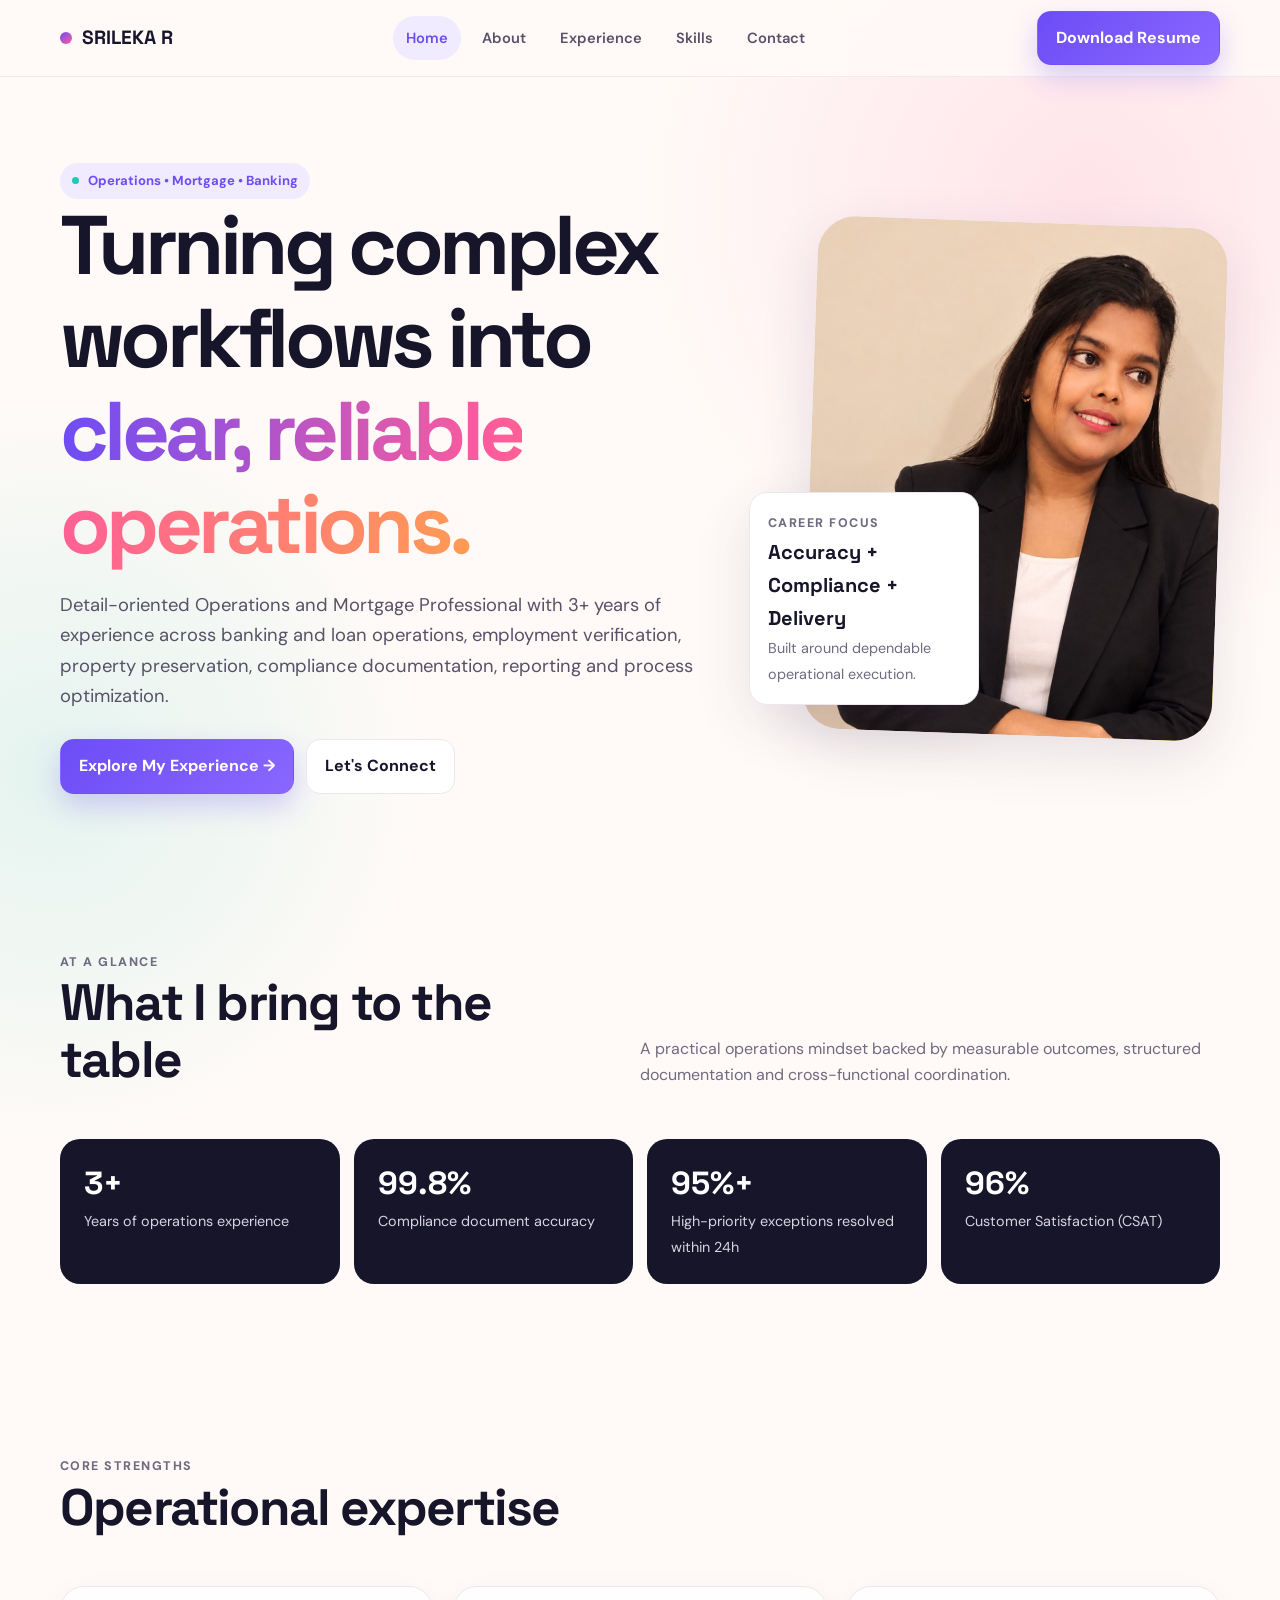
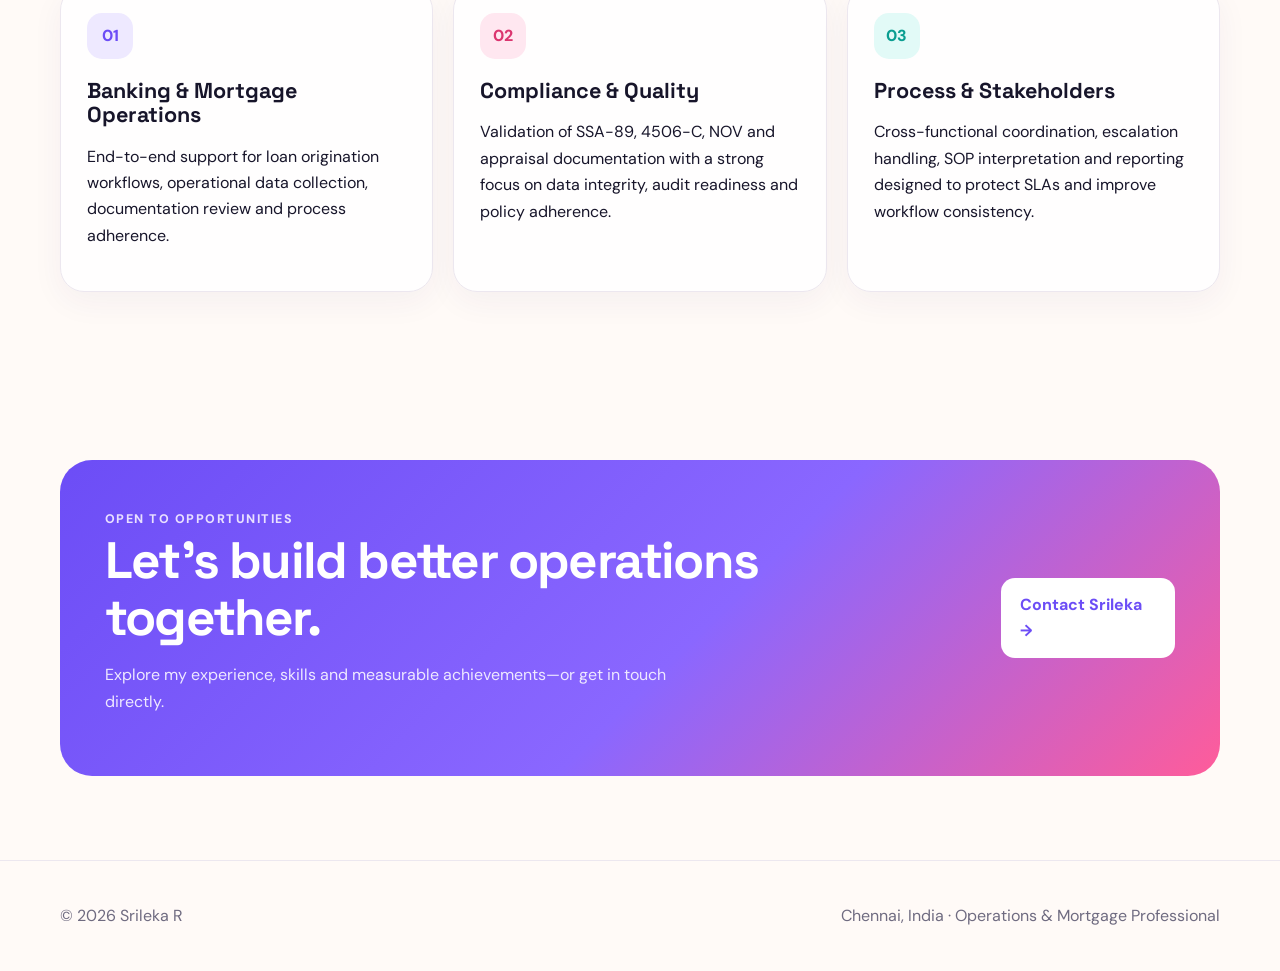
<file: index.html>
<!doctype html>
<html lang="en"><head>
<meta charset="utf-8"><meta name="viewport" content="width=device-width,initial-scale=1">
<title>Srileka R | Operations & Mortgage Professional</title>
<meta name="description" content="Portfolio of Srileka R — Operations and Mortgage Professional with experience in banking, loan operations, compliance, reporting and process optimization.">
<link rel="stylesheet" href="styles.css">
</head><body>
<nav class="nav"><div class="container nav-inner">
<a class="brand" href="index.html"><span class="brand-dot"></span> SRILEKA R</a>
<div class="nav-links">
<a class="active" href="index.html">Home</a><a href="about.html">About</a><a href="experience.html">Experience</a><a href="skills.html">Skills</a><a href="contact.html">Contact</a>
</div><a class="btn btn-primary" href="assets/Srileka-Resume.pdf" download>Download Resume</a>
</div></nav>

<main>
<section class="hero"><div class="container hero-grid">
<div>
<div class="eyebrow"><span></span> Operations • Mortgage • Banking</div>
<h1>Turning complex workflows into <span class="gradient-text">clear, reliable operations.</span></h1>
<p class="lead">Detail-oriented Operations and Mortgage Professional with 3+ years of experience across banking and loan operations, employment verification, property preservation, compliance documentation, reporting and process optimization.</p>
<div class="actions"><a class="btn btn-primary" href="experience.html">Explore My Experience →</a><a class="btn btn-ghost" href="contact.html">Let's Connect</a></div>
</div>
<div class="hero-photo"><div class="photo-wrap"><img src="assets/profile-photo.jpeg" alt="Srileka R profile photo"></div>
<div class="float-card"><span class="kicker">Career focus</span><strong>Accuracy + Compliance + Delivery</strong><span class="note">Built around dependable operational execution.</span></div>
</div>
</div></section>

<section class="section"><div class="container">
<div class="section-head"><div><span class="kicker">At a glance</span><h2>What I bring to the table</h2></div><p>A practical operations mindset backed by measurable outcomes, structured documentation and cross-functional coordination.</p></div>
<div class="metric-grid">
<div class="metric"><b>3+</b><span>Years of operations experience</span></div>
<div class="metric"><b>99.8%</b><span>Compliance document accuracy</span></div>
<div class="metric"><b>95%+</b><span>High-priority exceptions resolved within 24h</span></div>
<div class="metric"><b>96%</b><span>Customer Satisfaction (CSAT)</span></div>
</div></div></section>

<section class="section"><div class="container">
<div class="section-head"><div><span class="kicker">Core strengths</span><h2>Operational expertise</h2></div></div>
<div class="grid-3">
<div class="card"><div class="icon i-purple">01</div><h3>Banking & Mortgage Operations</h3><p>End-to-end support for loan origination workflows, operational data collection, documentation review and process adherence.</p></div>
<div class="card"><div class="icon i-pink">02</div><h3>Compliance & Quality</h3><p>Validation of SSA-89, 4506-C, NOV and appraisal documentation with a strong focus on data integrity, audit readiness and policy adherence.</p></div>
<div class="card"><div class="icon i-teal">03</div><h3>Process & Stakeholders</h3><p>Cross-functional coordination, escalation handling, SOP interpretation and reporting designed to protect SLAs and improve workflow consistency.</p></div>
</div></div></section>

<section class="section"><div class="container"><div class="cta">
<div><span class="kicker" style="color:#e9e0ff">Open to opportunities</span><h2>Let's build better operations together.</h2><p>Explore my experience, skills and measurable achievements—or get in touch directly.</p></div>
<a class="btn" style="background:#fff;color:var(--purple)" href="contact.html">Contact Srileka →</a>
</div></div></section>
</main>
<footer class="footer"><div class="container footer-inner"><span>© 2026 Srileka R</span><span>Chennai, India · Operations & Mortgage Professional</span></div></footer>
</body></html>
</file>
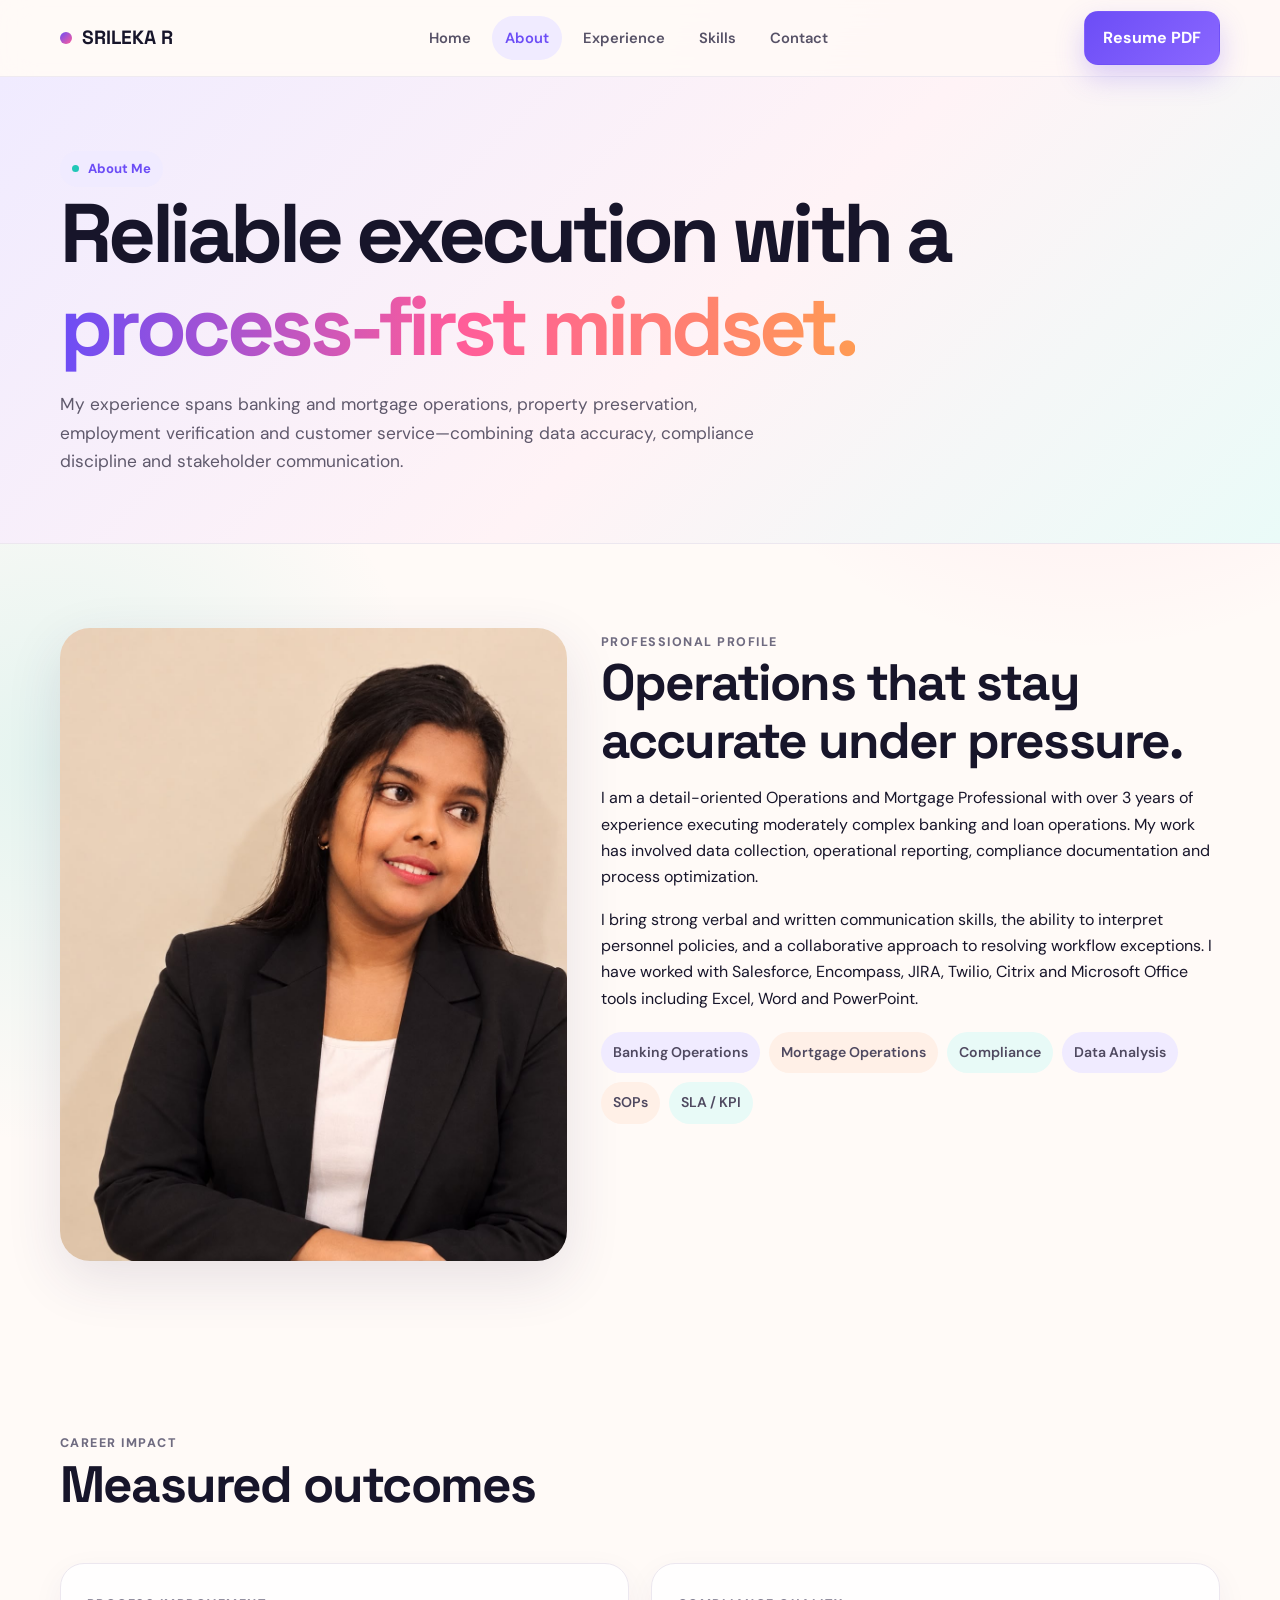
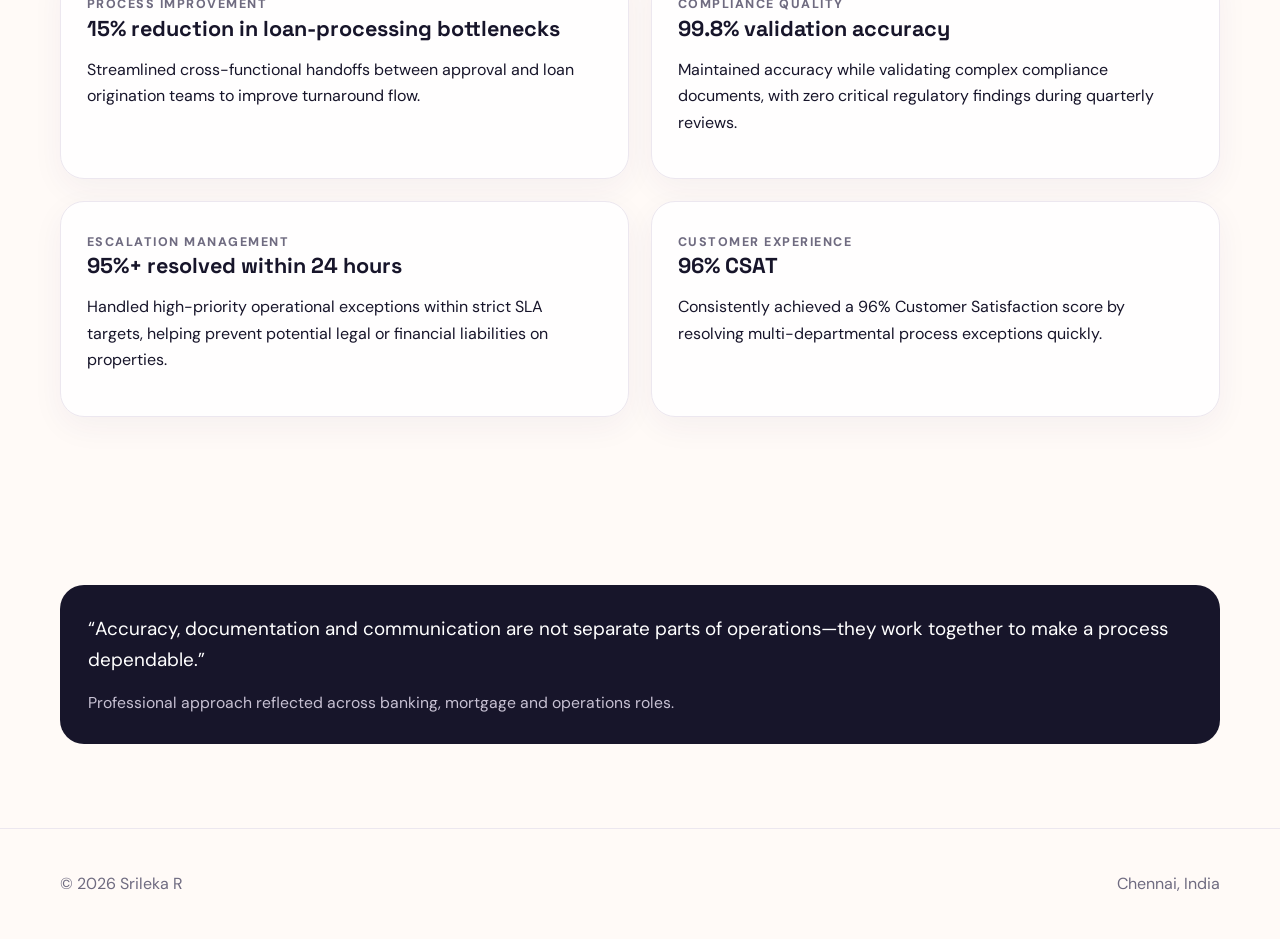
<file: about.html>
<!doctype html>
<html lang="en"><head><meta charset="utf-8"><meta name="viewport" content="width=device-width,initial-scale=1">
<title>About | Srileka R</title><link rel="stylesheet" href="styles.css"></head><body>
<nav class="nav"><div class="container nav-inner"><a class="brand" href="index.html"><span class="brand-dot"></span> SRILEKA R</a><div class="nav-links"><a href="index.html">Home</a><a class="active" href="about.html">About</a><a href="experience.html">Experience</a><a href="skills.html">Skills</a><a href="contact.html">Contact</a></div><a class="btn btn-primary" href="assets/Srileka-Resume.pdf" download>Resume PDF</a></div></nav>
<header class="page-hero"><div class="container"><span class="eyebrow"><span></span> About Me</span><h1>Reliable execution with a <span class="gradient-text">process-first mindset.</span></h1><p>My experience spans banking and mortgage operations, property preservation, employment verification and customer service—combining data accuracy, compliance discipline and stakeholder communication.</p></div></header>
<main>
<section class="section"><div class="container split">
<div><img src="assets/profile-photo.jpeg" alt="Srileka R" style="border-radius:30px;box-shadow:var(--shadow);aspect-ratio:4/5;object-fit:cover"></div>
<div>
<span class="kicker">Professional profile</span><h2>Operations that stay accurate under pressure.</h2>
<p>I am a detail-oriented Operations and Mortgage Professional with over 3 years of experience executing moderately complex banking and loan operations. My work has involved data collection, operational reporting, compliance documentation and process optimization.</p>
<p>I bring strong verbal and written communication skills, the ability to interpret personnel policies, and a collaborative approach to resolving workflow exceptions. I have worked with Salesforce, Encompass, JIRA, Twilio, Citrix and Microsoft Office tools including Excel, Word and PowerPoint.</p>
<div class="tag-wrap" style="margin-top:20px"><span class="tag">Banking Operations</span><span class="tag">Mortgage Operations</span><span class="tag">Compliance</span><span class="tag">Data Analysis</span><span class="tag">SOPs</span><span class="tag">SLA / KPI</span></div>
</div>
</div></section>

<section class="section"><div class="container"><div class="section-head"><div><span class="kicker">Career impact</span><h2>Measured outcomes</h2></div></div>
<div class="grid-2">
<div class="card"><span class="kicker">Process improvement</span><h3>15% reduction in loan-processing bottlenecks</h3><p>Streamlined cross-functional handoffs between approval and loan origination teams to improve turnaround flow.</p></div>
<div class="card"><span class="kicker">Compliance quality</span><h3>99.8% validation accuracy</h3><p>Maintained accuracy while validating complex compliance documents, with zero critical regulatory findings during quarterly reviews.</p></div>
<div class="card"><span class="kicker">Escalation management</span><h3>95%+ resolved within 24 hours</h3><p>Handled high-priority operational exceptions within strict SLA targets, helping prevent potential legal or financial liabilities on properties.</p></div>
<div class="card"><span class="kicker">Customer experience</span><h3>96% CSAT</h3><p>Consistently achieved a 96% Customer Satisfaction score by resolving multi-departmental process exceptions quickly.</p></div>
</div></div></section>

<section class="section"><div class="container"><div class="quote">“Accuracy, documentation and communication are not separate parts of operations—they work together to make a process dependable.”<small>Professional approach reflected across banking, mortgage and operations roles.</small></div></div></section>
</main>
<footer class="footer"><div class="container footer-inner"><span>© 2026 Srileka R</span><span>Chennai, India</span></div></footer>
</body></html>
</file>
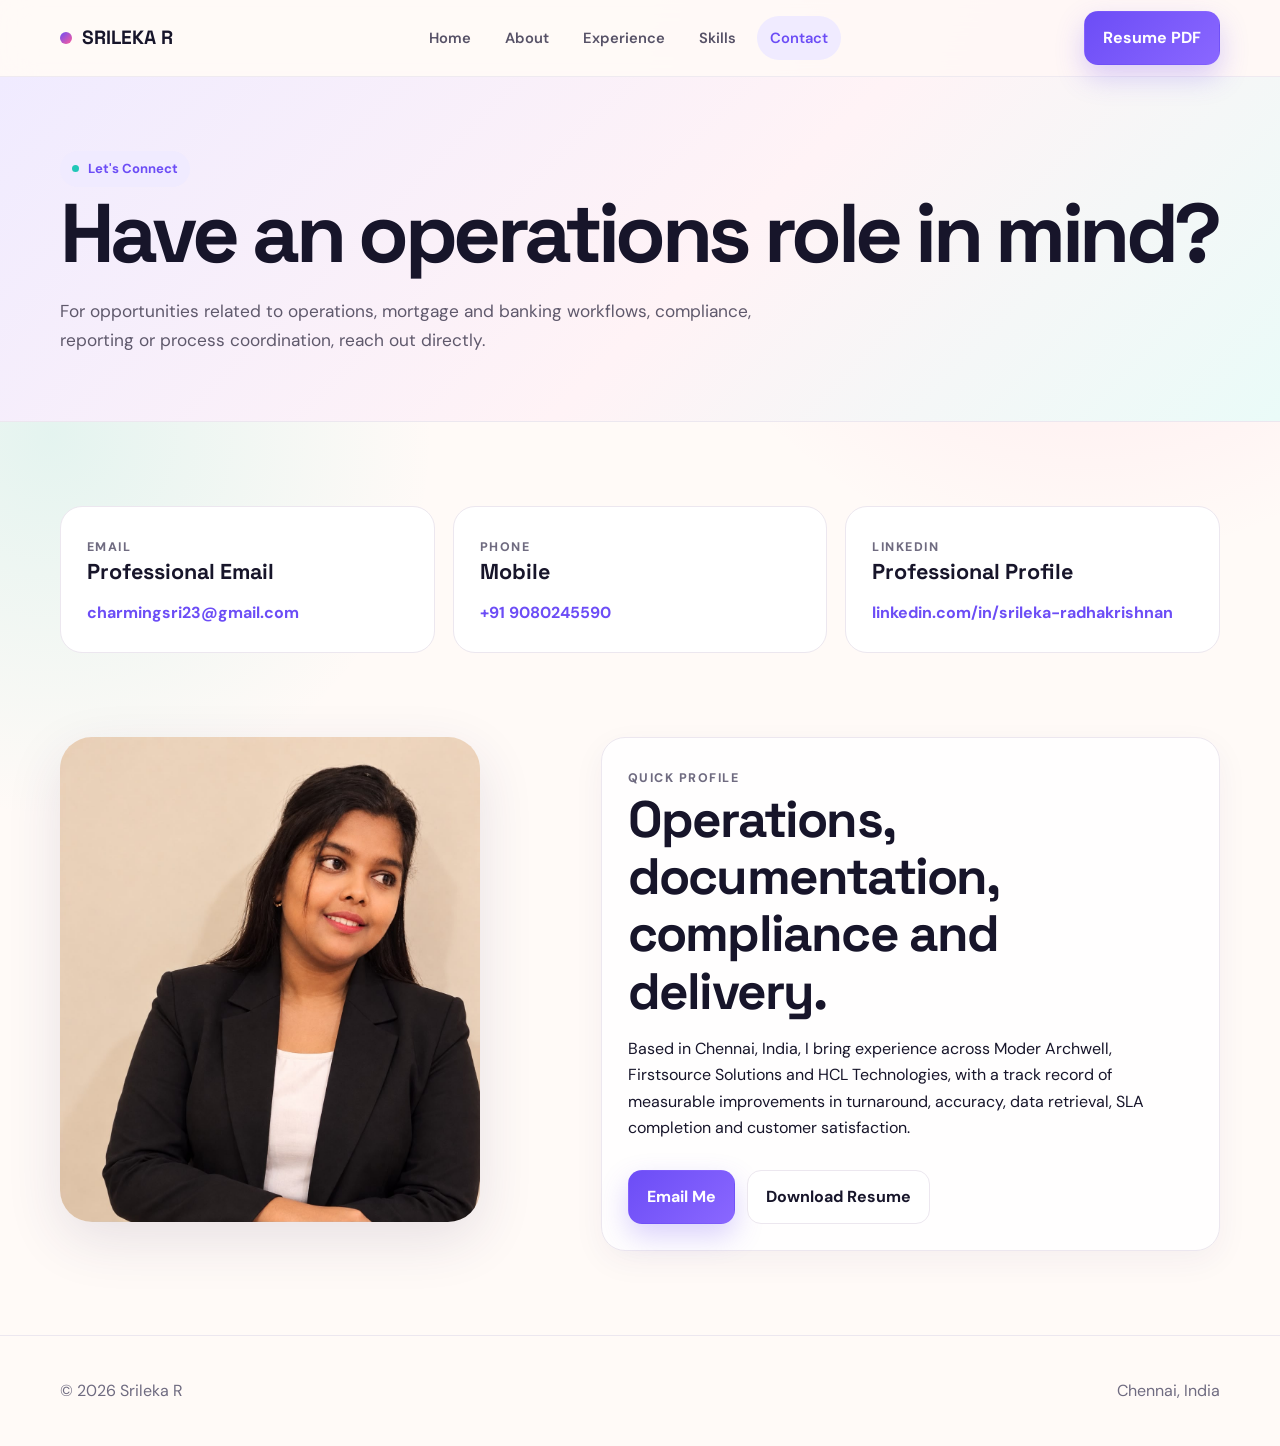
<file: contact.html>
<!doctype html>
<html lang="en"><head><meta charset="utf-8"><meta name="viewport" content="width=device-width,initial-scale=1">
<title>Contact | Srileka R</title><link rel="stylesheet" href="styles.css"></head><body>
<nav class="nav"><div class="container nav-inner"><a class="brand" href="index.html"><span class="brand-dot"></span> SRILEKA R</a><div class="nav-links"><a href="index.html">Home</a><a href="about.html">About</a><a href="experience.html">Experience</a><a href="skills.html">Skills</a><a class="active" href="contact.html">Contact</a></div><a class="btn btn-primary" href="assets/Srileka-Resume.pdf" download>Resume PDF</a></div></nav>
<header class="page-hero"><div class="container"><span class="eyebrow"><span></span> Let's Connect</span><h1>Have an operations role in mind?</h1><p>For opportunities related to operations, mortgage and banking workflows, compliance, reporting or process coordination, reach out directly.</p></div></header>
<main>
<section class="section"><div class="container contact-grid">
<div class="contact-card"><span class="kicker">Email</span><h3>Professional Email</h3><a href="mailto:charmingsri23@gmail.com">charmingsri23@gmail.com</a></div>
<div class="contact-card"><span class="kicker">Phone</span><h3>Mobile</h3><a href="tel:+919080245590">+91 9080245590</a></div>
<div class="contact-card"><span class="kicker">LinkedIn</span><h3>Professional Profile</h3><a href="https://linkedin.com/in/srileka-radhakrishnan" target="_blank" rel="noopener">linkedin.com/in/srileka-radhakrishnan</a></div>
</div></section>
<section class="section" style="padding-top:0"><div class="container split">
<div><img src="assets/profile-photo.jpeg" alt="Srileka R" style="width:100%;max-width:420px;border-radius:32px;box-shadow:var(--shadow)"></div>
<div class="card"><span class="kicker">Quick profile</span><h2>Operations, documentation, compliance and delivery.</h2><p>Based in Chennai, India, I bring experience across Moder Archwell, Firstsource Solutions and HCL Technologies, with a track record of measurable improvements in turnaround, accuracy, data retrieval, SLA completion and customer satisfaction.</p><div class="actions"><a class="btn btn-primary" href="mailto:charmingsri23@gmail.com?subject=Portfolio%20Opportunity">Email Me</a><a class="btn btn-ghost" href="assets/Srileka-Resume.pdf" download>Download Resume</a></div></div>
</div></section>
</main>
<footer class="footer"><div class="container footer-inner"><span>© 2026 Srileka R</span><span>Chennai, India</span></div></footer>
</body></html>
</file>
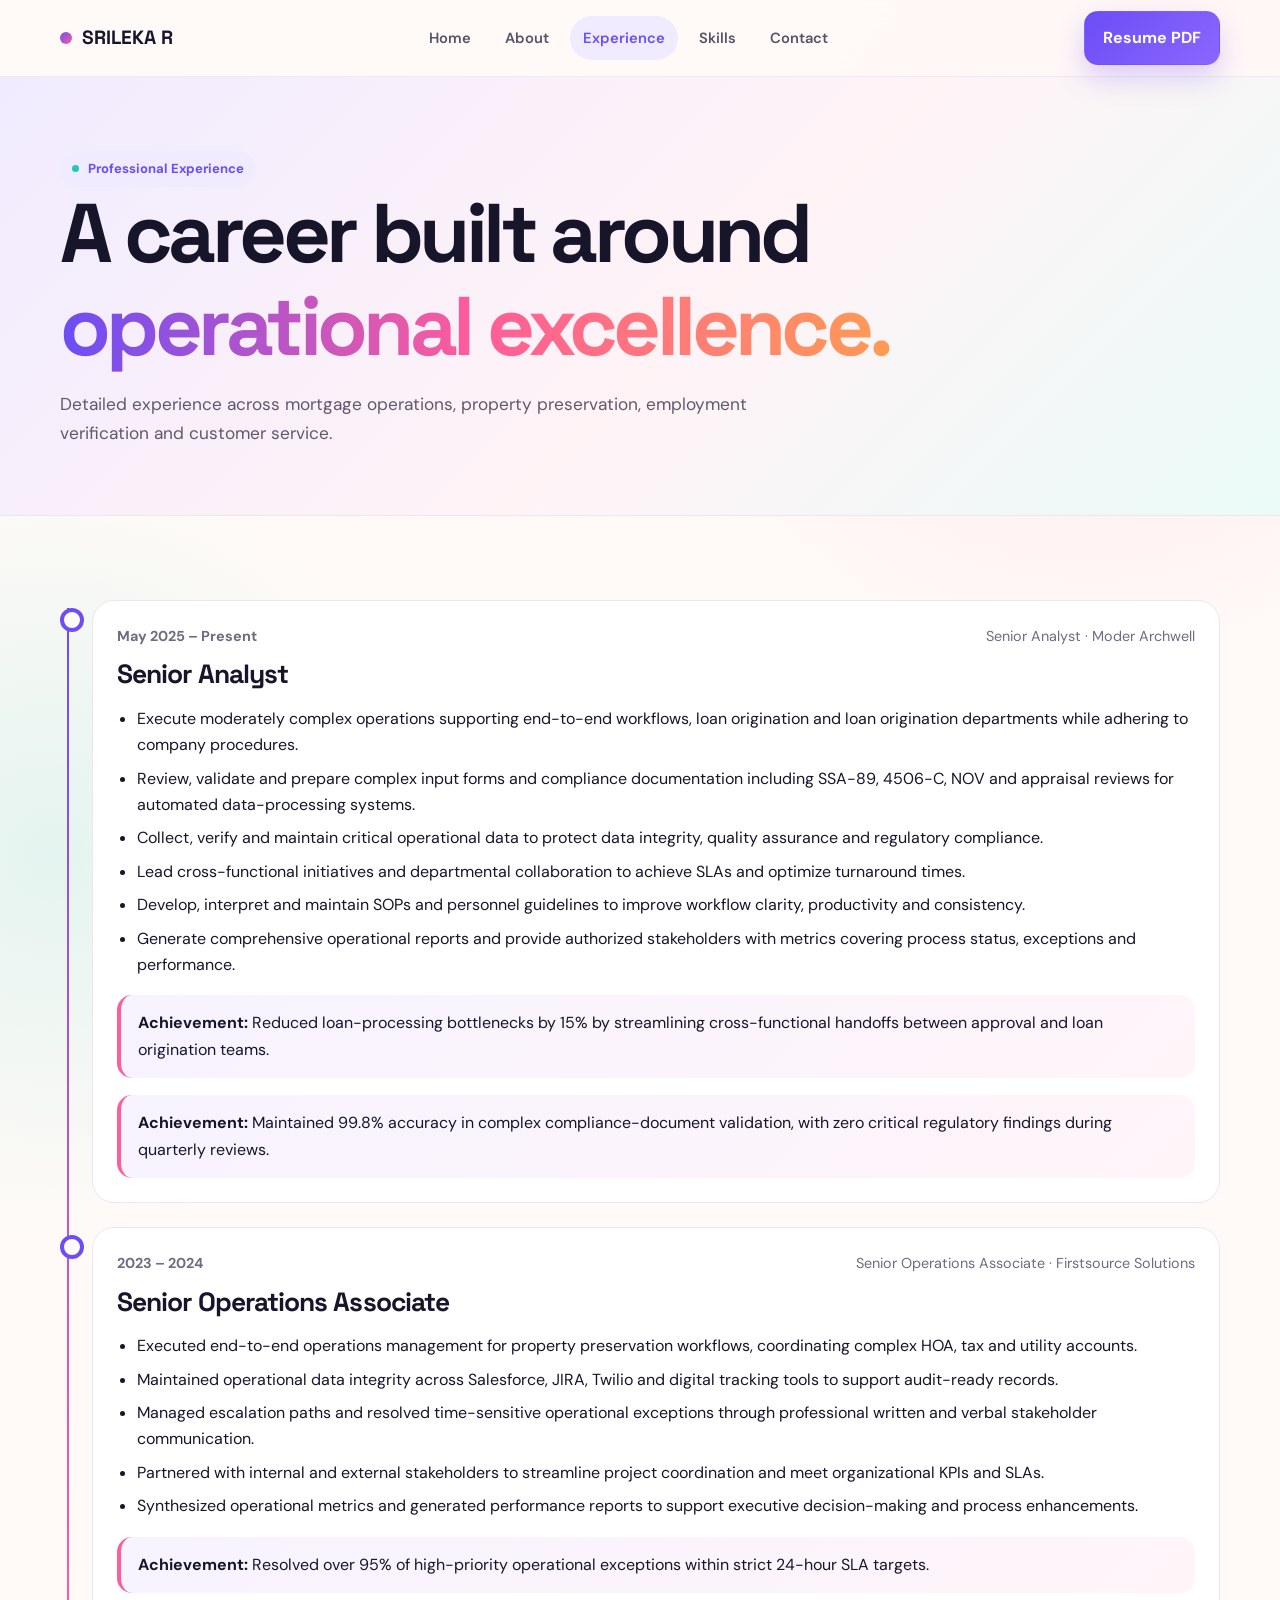
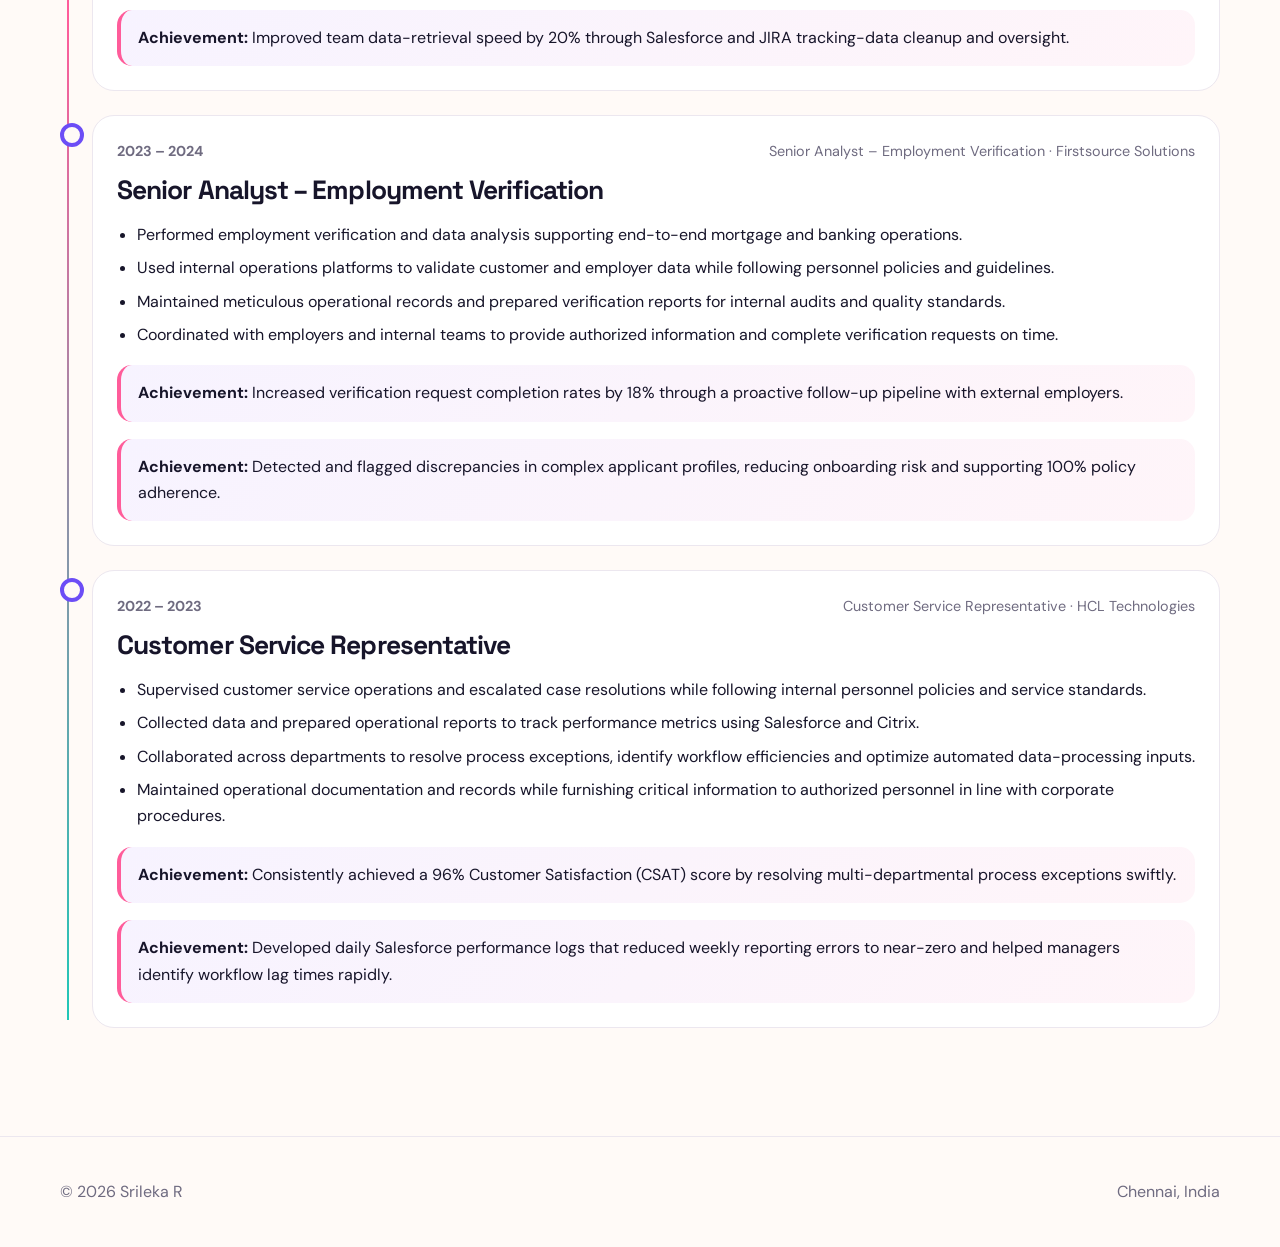
<file: experience.html>
<!doctype html>
<html lang="en"><head><meta charset="utf-8"><meta name="viewport" content="width=device-width,initial-scale=1">
<title>Experience | Srileka R</title><link rel="stylesheet" href="styles.css"></head><body>
<nav class="nav"><div class="container nav-inner"><a class="brand" href="index.html"><span class="brand-dot"></span> SRILEKA R</a><div class="nav-links"><a href="index.html">Home</a><a href="about.html">About</a><a class="active" href="experience.html">Experience</a><a href="skills.html">Skills</a><a href="contact.html">Contact</a></div><a class="btn btn-primary" href="assets/Srileka-Resume.pdf" download>Resume PDF</a></div></nav>
<header class="page-hero"><div class="container"><span class="eyebrow"><span></span> Professional Experience</span><h1>A career built around <span class="gradient-text">operational excellence.</span></h1><p>Detailed experience across mortgage operations, property preservation, employment verification and customer service.</p></div></header>
<main><section class="section"><div class="container timeline">

<div class="job"><div class="job-card"><div class="job-meta"><strong>May 2025 – Present</strong><span>Senior Analyst · Moder Archwell</span></div><h2 style="font-size:1.65rem">Senior Analyst</h2>
<ul>
<li>Execute moderately complex operations supporting end-to-end workflows, loan origination and loan origination departments while adhering to company procedures.</li>
<li>Review, validate and prepare complex input forms and compliance documentation including SSA-89, 4506-C, NOV and appraisal reviews for automated data-processing systems.</li>
<li>Collect, verify and maintain critical operational data to protect data integrity, quality assurance and regulatory compliance.</li>
<li>Lead cross-functional initiatives and departmental collaboration to achieve SLAs and optimize turnaround times.</li>
<li>Develop, interpret and maintain SOPs and personnel guidelines to improve workflow clarity, productivity and consistency.</li>
<li>Generate comprehensive operational reports and provide authorized stakeholders with metrics covering process status, exceptions and performance.</li>
</ul>
<div class="achievement"><strong>Achievement:</strong> Reduced loan-processing bottlenecks by 15% by streamlining cross-functional handoffs between approval and loan origination teams.</div>
<div class="achievement"><strong>Achievement:</strong> Maintained 99.8% accuracy in complex compliance-document validation, with zero critical regulatory findings during quarterly reviews.</div>
</div></div>

<div class="job"><div class="job-card"><div class="job-meta"><strong>2023 – 2024</strong><span>Senior Operations Associate · Firstsource Solutions</span></div><h2 style="font-size:1.65rem">Senior Operations Associate</h2>
<ul>
<li>Executed end-to-end operations management for property preservation workflows, coordinating complex HOA, tax and utility accounts.</li>
<li>Maintained operational data integrity across Salesforce, JIRA, Twilio and digital tracking tools to support audit-ready records.</li>
<li>Managed escalation paths and resolved time-sensitive operational exceptions through professional written and verbal stakeholder communication.</li>
<li>Partnered with internal and external stakeholders to streamline project coordination and meet organizational KPIs and SLAs.</li>
<li>Synthesized operational metrics and generated performance reports to support executive decision-making and process enhancements.</li>
</ul>
<div class="achievement"><strong>Achievement:</strong> Resolved over 95% of high-priority operational exceptions within strict 24-hour SLA targets.</div>
<div class="achievement"><strong>Achievement:</strong> Improved team data-retrieval speed by 20% through Salesforce and JIRA tracking-data cleanup and oversight.</div>
</div></div>

<div class="job"><div class="job-card"><div class="job-meta"><strong>2023 – 2024</strong><span>Senior Analyst – Employment Verification · Firstsource Solutions</span></div><h2 style="font-size:1.65rem">Senior Analyst – Employment Verification</h2>
<ul>
<li>Performed employment verification and data analysis supporting end-to-end mortgage and banking operations.</li>
<li>Used internal operations platforms to validate customer and employer data while following personnel policies and guidelines.</li>
<li>Maintained meticulous operational records and prepared verification reports for internal audits and quality standards.</li>
<li>Coordinated with employers and internal teams to provide authorized information and complete verification requests on time.</li>
</ul>
<div class="achievement"><strong>Achievement:</strong> Increased verification request completion rates by 18% through a proactive follow-up pipeline with external employers.</div>
<div class="achievement"><strong>Achievement:</strong> Detected and flagged discrepancies in complex applicant profiles, reducing onboarding risk and supporting 100% policy adherence.</div>
</div></div>

<div class="job"><div class="job-card"><div class="job-meta"><strong>2022 – 2023</strong><span>Customer Service Representative · HCL Technologies</span></div><h2 style="font-size:1.65rem">Customer Service Representative</h2>
<ul>
<li>Supervised customer service operations and escalated case resolutions while following internal personnel policies and service standards.</li>
<li>Collected data and prepared operational reports to track performance metrics using Salesforce and Citrix.</li>
<li>Collaborated across departments to resolve process exceptions, identify workflow efficiencies and optimize automated data-processing inputs.</li>
<li>Maintained operational documentation and records while furnishing critical information to authorized personnel in line with corporate procedures.</li>
</ul>
<div class="achievement"><strong>Achievement:</strong> Consistently achieved a 96% Customer Satisfaction (CSAT) score by resolving multi-departmental process exceptions swiftly.</div>
<div class="achievement"><strong>Achievement:</strong> Developed daily Salesforce performance logs that reduced weekly reporting errors to near-zero and helped managers identify workflow lag times rapidly.</div>
</div></div>

</div></section></main>
<footer class="footer"><div class="container footer-inner"><span>© 2026 Srileka R</span><span>Chennai, India</span></div></footer>
</body></html>
</file>
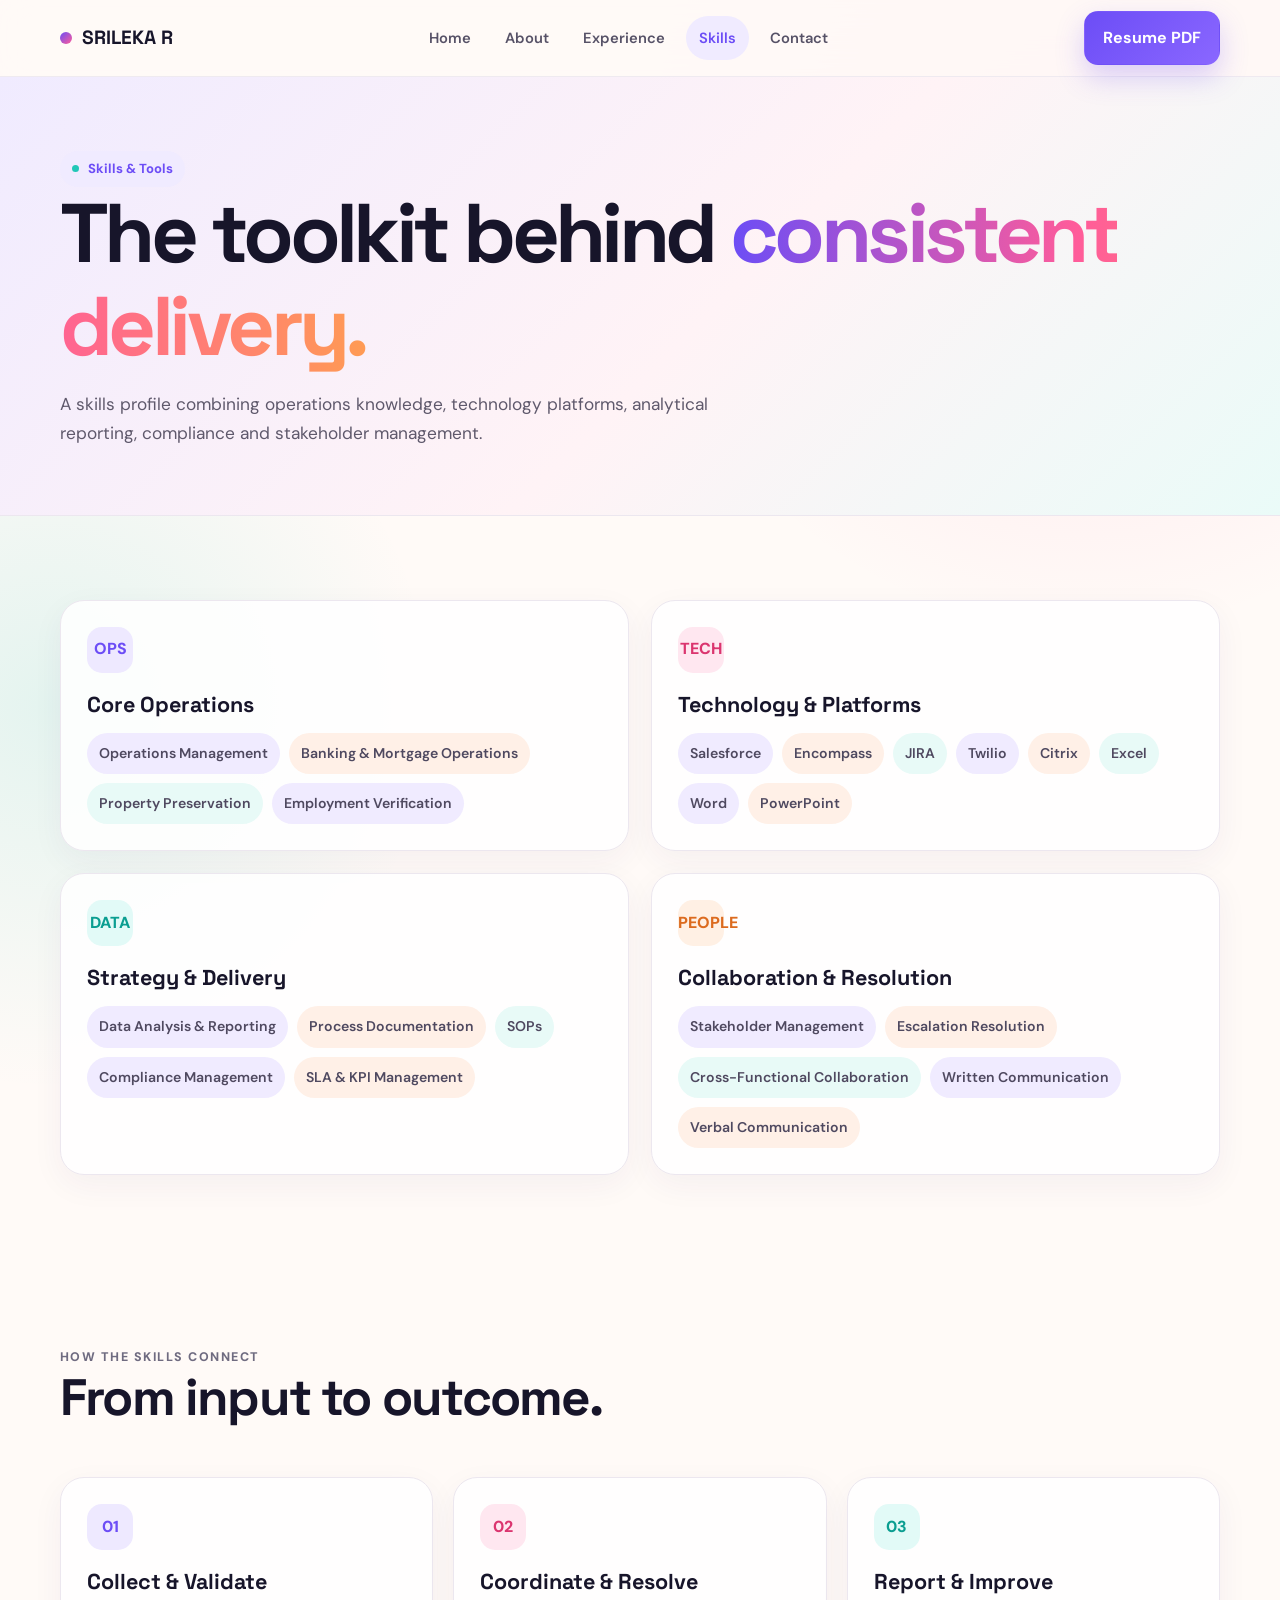
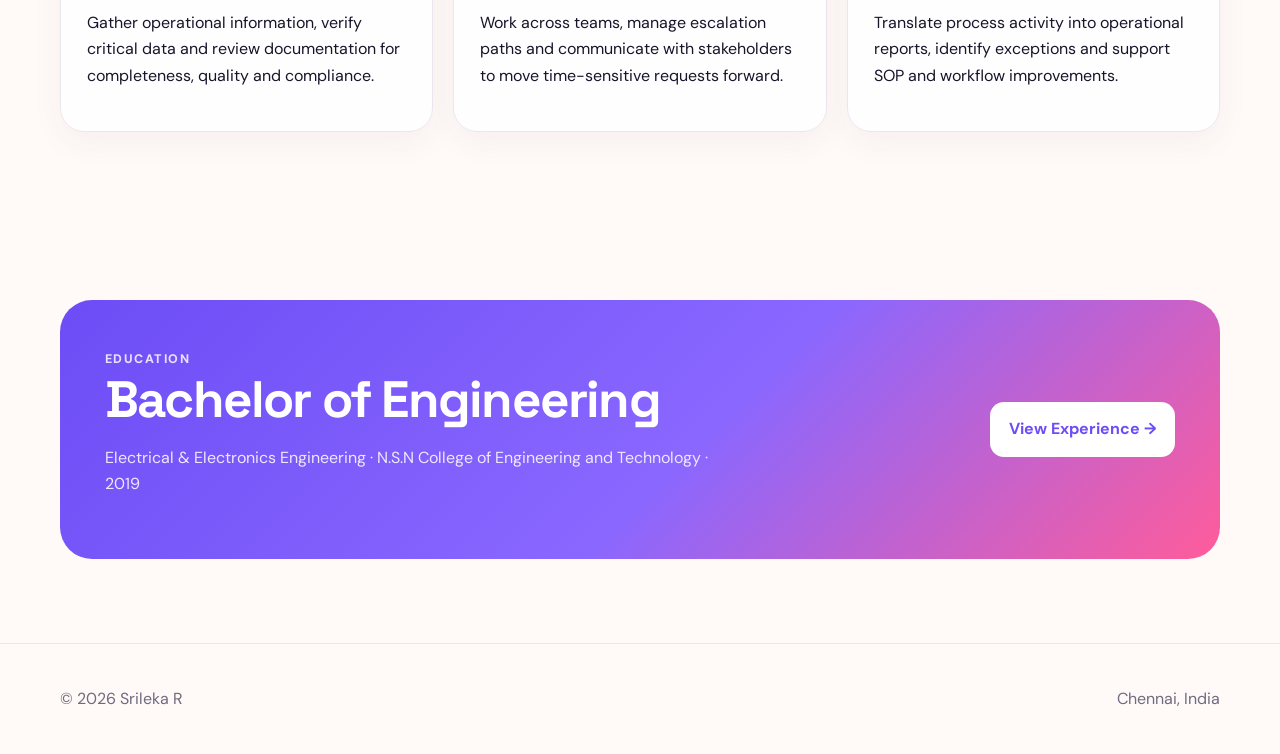
<file: skills.html>
<!doctype html>
<html lang="en"><head><meta charset="utf-8"><meta name="viewport" content="width=device-width,initial-scale=1">
<title>Skills | Srileka R</title><link rel="stylesheet" href="styles.css"></head><body>
<nav class="nav"><div class="container nav-inner"><a class="brand" href="index.html"><span class="brand-dot"></span> SRILEKA R</a><div class="nav-links"><a href="index.html">Home</a><a href="about.html">About</a><a href="experience.html">Experience</a><a class="active" href="skills.html">Skills</a><a href="contact.html">Contact</a></div><a class="btn btn-primary" href="assets/Srileka-Resume.pdf" download>Resume PDF</a></div></nav>
<header class="page-hero"><div class="container"><span class="eyebrow"><span></span> Skills & Tools</span><h1>The toolkit behind <span class="gradient-text">consistent delivery.</span></h1><p>A skills profile combining operations knowledge, technology platforms, analytical reporting, compliance and stakeholder management.</p></div></header>
<main>
<section class="section"><div class="container grid-2">
<div class="card"><div class="icon i-purple">OPS</div><h3>Core Operations</h3><div class="tag-wrap"><span class="tag">Operations Management</span><span class="tag">Banking & Mortgage Operations</span><span class="tag">Property Preservation</span><span class="tag">Employment Verification</span></div></div>
<div class="card"><div class="icon i-pink">TECH</div><h3>Technology & Platforms</h3><div class="tag-wrap"><span class="tag">Salesforce</span><span class="tag">Encompass</span><span class="tag">JIRA</span><span class="tag">Twilio</span><span class="tag">Citrix</span><span class="tag">Excel</span><span class="tag">Word</span><span class="tag">PowerPoint</span></div></div>
<div class="card"><div class="icon i-teal">DATA</div><h3>Strategy & Delivery</h3><div class="tag-wrap"><span class="tag">Data Analysis & Reporting</span><span class="tag">Process Documentation</span><span class="tag">SOPs</span><span class="tag">Compliance Management</span><span class="tag">SLA & KPI Management</span></div></div>
<div class="card"><div class="icon i-orange">PEOPLE</div><h3>Collaboration & Resolution</h3><div class="tag-wrap"><span class="tag">Stakeholder Management</span><span class="tag">Escalation Resolution</span><span class="tag">Cross-Functional Collaboration</span><span class="tag">Written Communication</span><span class="tag">Verbal Communication</span></div></div>
</div></section>

<section class="section"><div class="container"><div class="section-head"><div><span class="kicker">How the skills connect</span><h2>From input to outcome.</h2></div></div>
<div class="grid-3">
<div class="card"><div class="icon i-purple">01</div><h3>Collect & Validate</h3><p>Gather operational information, verify critical data and review documentation for completeness, quality and compliance.</p></div>
<div class="card"><div class="icon i-pink">02</div><h3>Coordinate & Resolve</h3><p>Work across teams, manage escalation paths and communicate with stakeholders to move time-sensitive requests forward.</p></div>
<div class="card"><div class="icon i-teal">03</div><h3>Report & Improve</h3><p>Translate process activity into operational reports, identify exceptions and support SOP and workflow improvements.</p></div>
</div></div></section>

<section class="section"><div class="container"><div class="cta"><div><span class="kicker" style="color:#e9e0ff">Education</span><h2>Bachelor of Engineering</h2><p>Electrical & Electronics Engineering · N.S.N College of Engineering and Technology · 2019</p></div><a class="btn" style="background:#fff;color:var(--purple)" href="experience.html">View Experience →</a></div></div></section>
</main>
<footer class="footer"><div class="container footer-inner"><span>© 2026 Srileka R</span><span>Chennai, India</span></div></footer>
</body></html>
</file>
<file: styles.css>
@import url('https://fonts.googleapis.com/css2?family=DM+Sans:wght@400;500;600;700&family=Space+Grotesk:wght@500;600;700&display=swap');

:root{
  --ink:#17152a; --muted:#6f6b80; --paper:#fffaf7; --card:#ffffff;
  --purple:#6c4df6; --pink:#ff5c9a; --orange:#ff9b54; --teal:#21c7b7;
  --yellow:#ffd76a; --line:#ece7ef; --shadow:0 18px 55px rgba(55,39,89,.12);
  --radius:24px;
}
*{box-sizing:border-box}
html{scroll-behavior:smooth}
body{margin:0;font-family:"DM Sans",sans-serif;color:var(--ink);background:
 radial-gradient(circle at 85% 8%, rgba(255,92,154,.14), transparent 28rem),
 radial-gradient(circle at 4% 30%, rgba(33,199,183,.12), transparent 24rem),var(--paper);line-height:1.65}
a{color:inherit;text-decoration:none}
img{max-width:100%;display:block}
.container{width:min(1160px,92%);margin:auto}
.nav{position:sticky;top:0;z-index:50;background:rgba(255,250,247,.86);backdrop-filter:blur(16px);border-bottom:1px solid rgba(236,231,239,.8)}
.nav-inner{height:76px;display:flex;align-items:center;justify-content:space-between;gap:24px}
.brand{font-family:"Space Grotesk";font-weight:700;font-size:1.2rem;display:flex;align-items:center;gap:10px}
.brand-dot{width:12px;height:12px;border-radius:50%;background:linear-gradient(135deg,var(--purple),var(--pink))}
.nav-links{display:flex;gap:8px;flex-wrap:wrap}
.nav-links a{padding:10px 13px;border-radius:999px;color:#575267;font-size:.92rem;font-weight:600}
.nav-links a:hover,.nav-links a.active{background:#f0ebff;color:var(--purple)}
.btn{display:inline-flex;align-items:center;justify-content:center;gap:9px;padding:13px 18px;border-radius:14px;font-weight:700;border:1px solid transparent;transition:.2s}
.btn-primary{background:linear-gradient(135deg,var(--purple),#8a67ff);color:white;box-shadow:0 12px 28px rgba(108,77,246,.25)}
.btn-primary:hover{transform:translateY(-2px)}
.btn-ghost{border-color:var(--line);background:#fff}
.hero{padding:86px 0 70px;position:relative;overflow:hidden}
.hero-grid{display:grid;grid-template-columns:1.2fr .8fr;gap:70px;align-items:center}
.eyebrow{display:inline-flex;align-items:center;gap:9px;padding:7px 12px;background:#f0ebff;color:var(--purple);border-radius:999px;font-weight:700;font-size:.82rem}
.eyebrow span{width:7px;height:7px;background:var(--teal);border-radius:50%}
h1,h2,h3{font-family:"Space Grotesk",sans-serif;line-height:1.12;margin:0 0 16px}
h1{font-size:clamp(3rem,6.5vw,5.8rem);letter-spacing:-.055em}
h2{font-size:clamp(2rem,4vw,3.3rem);letter-spacing:-.035em}
h3{font-size:1.35rem}
.gradient-text{background:linear-gradient(90deg,var(--purple),var(--pink),var(--orange));-webkit-background-clip:text;background-clip:text;color:transparent}
.lead{font-size:1.15rem;color:#575267;max-width:680px}
.actions{display:flex;gap:12px;flex-wrap:wrap;margin-top:28px}
.hero-photo{position:relative}
.photo-wrap{width:min(410px,100%);margin-left:auto;aspect-ratio:4/5;border-radius:38px;overflow:hidden;box-shadow:var(--shadow);transform:rotate(2deg);background:#eee}
.photo-wrap img{width:100%;height:100%;object-fit:cover}
.photo-wrap:after{content:"";position:absolute;inset:auto -20px -22px auto;width:130px;height:130px;border-radius:50%;background:var(--yellow);z-index:-1}
.float-card{position:absolute;left:-35px;bottom:30px;background:#fff;border:1px solid var(--line);box-shadow:var(--shadow);padding:16px 18px;border-radius:18px;max-width:230px}
.float-card strong{display:block;font-family:"Space Grotesk";font-size:1.25rem}
.section{padding:84px 0}
.section-head{display:flex;justify-content:space-between;gap:25px;align-items:end;margin-bottom:34px}
.section-head p{color:var(--muted);max-width:580px}
.grid-3{display:grid;grid-template-columns:repeat(3,1fr);gap:20px}
.grid-2{display:grid;grid-template-columns:repeat(2,1fr);gap:22px}
.card{background:rgba(255,255,255,.88);border:1px solid var(--line);border-radius:var(--radius);padding:26px;box-shadow:0 10px 32px rgba(55,39,89,.05)}
.card:hover{transform:translateY(-3px);transition:.2s;box-shadow:var(--shadow)}
.icon{width:46px;height:46px;border-radius:15px;display:grid;place-items:center;font-weight:800;margin-bottom:20px}
.i-purple{background:#eee9ff;color:var(--purple)} .i-pink{background:#ffe7f0;color:#db356f}
.i-teal{background:#e2faf7;color:#0b9e91} .i-orange{background:#fff0e4;color:#dc6b1f}
.kicker{font-size:.78rem;text-transform:uppercase;letter-spacing:.12em;color:var(--muted);font-weight:800}
.metric-grid{display:grid;grid-template-columns:repeat(4,1fr);gap:14px}
.metric{padding:24px;border-radius:20px;background:var(--ink);color:#fff}
.metric b{display:block;font:700 2rem "Space Grotesk";margin-bottom:5px}
.metric span{color:#d8d4e1;font-size:.9rem}
.timeline{position:relative;padding-left:32px}
.timeline:before{content:"";position:absolute;left:7px;top:8px;bottom:8px;width:2px;background:linear-gradient(var(--purple),var(--pink),var(--teal))}
.job{position:relative;margin-bottom:24px}
.job:before{content:"";position:absolute;left:-32px;top:8px;width:16px;height:16px;border-radius:50%;background:var(--paper);border:4px solid var(--purple)}
.job-card{background:#fff;border:1px solid var(--line);border-radius:22px;padding:24px}
.job-meta{display:flex;justify-content:space-between;gap:16px;flex-wrap:wrap;color:var(--muted);font-size:.9rem;margin-bottom:12px}
.job ul{margin:14px 0 0;padding-left:20px}
.job li{margin:7px 0}
.achievement{margin-top:17px;padding:15px 17px;background:linear-gradient(135deg,#f7f3ff,#fff5f9);border-radius:15px;border-left:4px solid var(--pink)}
.tag-wrap{display:flex;flex-wrap:wrap;gap:9px}
.tag{padding:9px 12px;border-radius:999px;background:#f5f2fa;color:#4f4960;font-weight:600;font-size:.88rem}
.tag:nth-child(3n){background:#e8faf7}.tag:nth-child(3n+1){background:#f0ebff}.tag:nth-child(3n+2){background:#fff0e7}
.page-hero{padding:74px 0 50px;background:linear-gradient(135deg,#f0ebff 0%,#fff3f6 55%,#eafbf8 100%);border-bottom:1px solid var(--line)}
.page-hero p{max-width:720px;color:#5f596c;font-size:1.08rem}
.split{display:grid;grid-template-columns:.9fr 1.1fr;gap:34px;align-items:start}
.quote{padding:28px;border-radius:24px;background:var(--ink);color:white;font-size:1.18rem}
.quote small{display:block;color:#c7c1d3;margin-top:15px}
.cta{padding:45px;border-radius:32px;background:linear-gradient(135deg,var(--purple),#8a67ff 55%,var(--pink));color:#fff;display:flex;align-items:center;justify-content:space-between;gap:30px}
.cta p{color:#eee8ff;max-width:620px}
.footer{padding:42px 0;border-top:1px solid var(--line);color:var(--muted)}
.footer-inner{display:flex;justify-content:space-between;gap:20px;flex-wrap:wrap}
.contact-grid{display:grid;grid-template-columns:repeat(3,1fr);gap:18px}
.contact-card{padding:26px;background:#fff;border:1px solid var(--line);border-radius:22px}
.contact-card a{font-weight:700;color:var(--purple);word-break:break-word}
.note{font-size:.9rem;color:var(--muted)}
@media(max-width:850px){
 .hero-grid,.split{grid-template-columns:1fr}
 .hero-photo{max-width:460px;margin:auto}
 .grid-3{grid-template-columns:1fr 1fr}
 .metric-grid{grid-template-columns:1fr 1fr}
 .contact-grid{grid-template-columns:1fr}
 .nav-inner{height:auto;padding:13px 0;align-items:flex-start;flex-direction:column}
 .nav-links{overflow:auto;max-width:100%;width:100%;flex-wrap:nowrap}
}
@media(max-width:560px){
 .grid-3,.grid-2{grid-template-columns:1fr}
 .section{padding:62px 0}
 .hero{padding:58px 0}
 .float-card{left:10px}
 .cta{padding:30px;flex-direction:column;align-items:flex-start}
}
</file>
